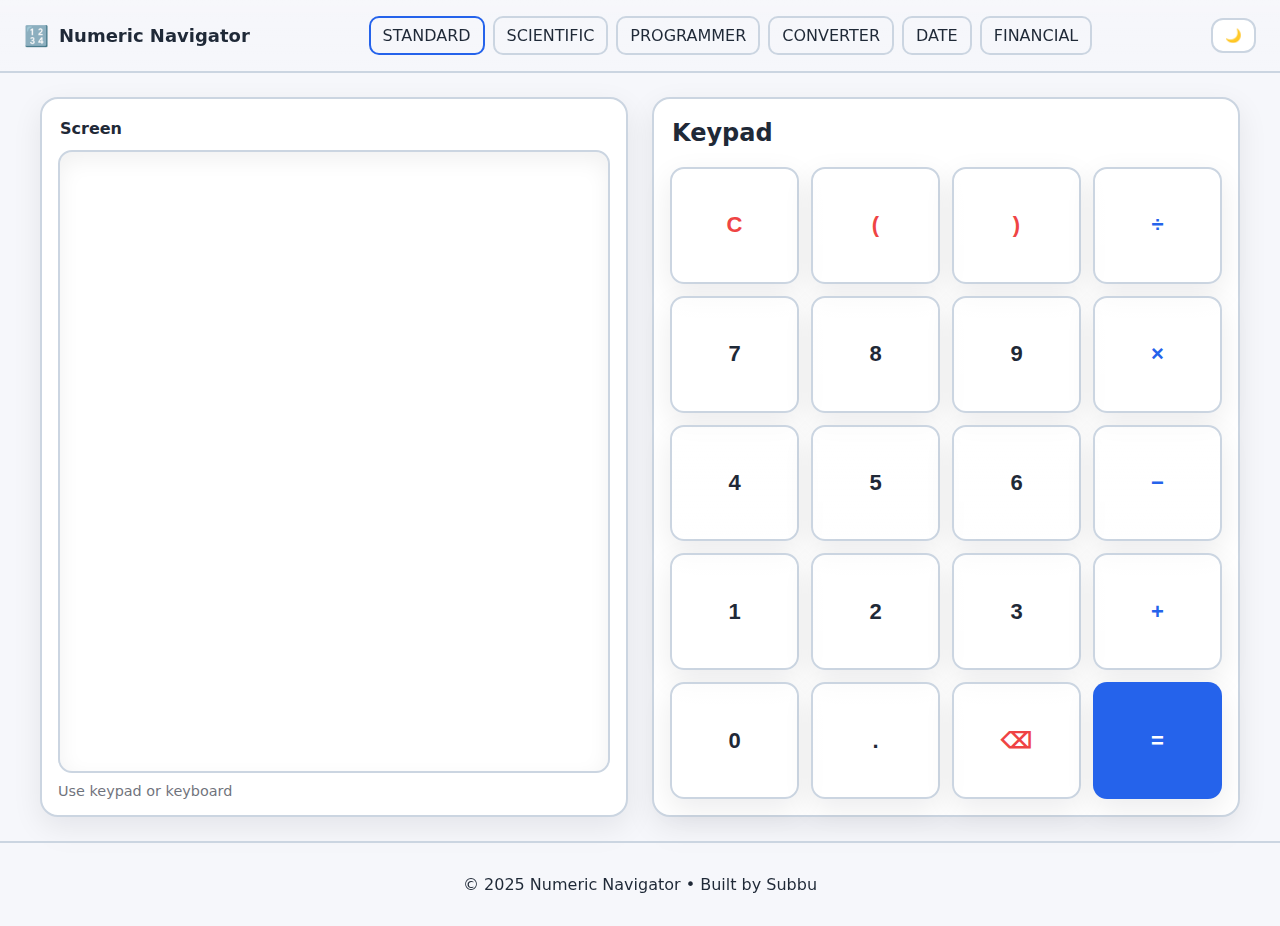
<file: Numeric Navigators/index.html>
<!DOCTYPE html>
<html lang="en">
<head>
  <meta charset="UTF-8" />
  <meta name="viewport" content="width=device-width, initial-scale=1.0"/>
  <title>Numeric Navigator — Standard Calculator</title>
  <link rel="stylesheet" href="css\styles.css"/>
</head>
<body>
  <header class="site-header">
    <div class="brand">
      <span class="logo">🔢</span>
      <span class="title">Numeric Navigator</span>
    </div>
    <nav class="site-nav">
      <a class="nav-link active" href="./index.html">STANDARD</a>
      <a class="nav-link" href="./scientific.html">SCIENTIFIC</a>
      <a class="nav-link " href="./programmer.html">PROGRAMMER</a>
      <a class="nav-link " href="converter.html">CONVERTER</a>
      <a class="nav-link  " href="date.html" >DATE</a>
          <a class="nav-link   " href="finance.html" >FINANCIAL</a>

    </nav>
    <button id="theme-toggle" class="theme-toggle" aria-label="Toggle theme" title="Toggle theme">🌙</button>
  </header>

  <main class="app">
    <section class="calc-shell">
      <!-- Screen -->
      <aside class="panel screen-panel">
        <label for="display" class="panel-title">Screen</label>
        <input id="display" class="display" type="text" readonly />
        <div class="screen-hint">Use keypad or keyboard</div>
      </aside>

      <!-- Keypad -->
      <section class="panel keypad-panel">
        <h2 class="panel-title">Keypad</h2>
        <div class="keypad-grid">
          <button class="btn btn-sec" data-value="C">C</button>
          <button class="btn btn-sec" data-value="(">(</button>
          <button class="btn btn-sec" data-value=")">)</button>
          <button class="btn btn-op" data-value="/">÷</button>

          <button class="btn" data-value="7">7</button>
          <button class="btn" data-value="8">8</button>
          <button class="btn" data-value="9">9</button>
          <button class="btn btn-op" data-value="*">×</button>

          <button class="btn" data-value="4">4</button>
          <button class="btn" data-value="5">5</button>
          <button class="btn" data-value="6">6</button>
          <button class="btn btn-op" data-value="-">−</button>

          <button class="btn" data-value="1">1</button>
          <button class="btn" data-value="2">2</button>
          <button class="btn" data-value="3">3</button>
          <button class="btn btn-op" data-value="+">+</button>

          <button class="btn" data-value="0">0</button>
          <button class="btn" data-value=".">.</button>
          <button class="btn btn-sec" data-value="back">⌫</button>
          <button class="btn btn-eq" data-value="=">=</button>
        </div>
      </section>
    </section>
  </main>

  <footer class="site-footer">
    <p>© 2025 Numeric Navigator • Built by Subbu</p>
  </footer>

  <script src="js\theme.js"></script>
  <script src="js\standard.js"></script>
</body>
</html>
</file>
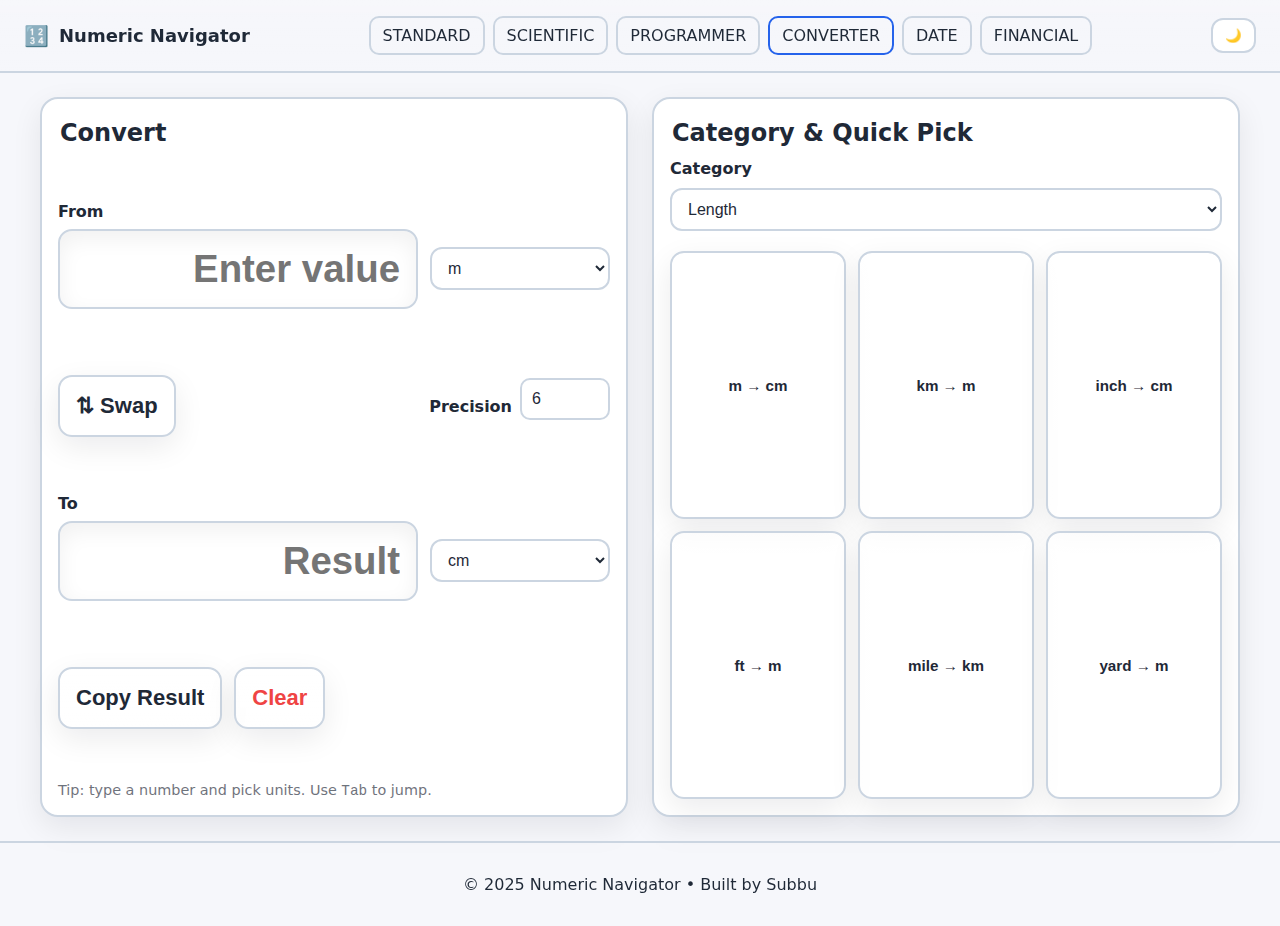
<file: Numeric Navigators/converter.html>
<!DOCTYPE html>
<html lang="en">
<head>
  <meta charset="UTF-8"/>
  <meta name="viewport" content="width=device-width, initial-scale=1.0"/>
  <title>Numeric Navigator — Unit Converter</title>
  <link rel="stylesheet" href="css\styles.css"/>
</head>
<body>
  <header class="site-header">
    <div class="brand">
      <span class="logo">🔢</span>
      <span class="title">Numeric Navigator</span>
    </div>
    <nav class="site-nav">
          <a class="nav-link " href="./index.html">STANDARD</a>
    <a class="nav-link" href="./scientific.html">SCIENTIFIC</a>
    <a class="nav-link " href="./programmer.html">PROGRAMMER</a>
    <a class="nav-link active" href="converter.html">CONVERTER</a>
    <a class="nav-link  " href="date.html" >DATE</a>
    <a class="nav-link   " href="finance.html" >FINANCIAL</a>

    </nav>
    <button id="theme-toggle" class="theme-toggle" aria-label="Toggle theme" title="Toggle theme">🌙</button>
  </header>

  <main class="app">
    <section class="calc-shell">
      <!-- Left: Converter IO -->
      <aside class="panel screen-panel">
        <h2 class="panel-title">Convert</h2>

        <div class="conv-row">
          <label class="conv-label" for="from-value">From</label>
          <div class="conv-inline">
            <input id="from-value" class="display input-like" type="text" placeholder="Enter value"/>
            <select id="from-unit" class="select-like"></select>
          </div>
        </div>

        <div class="conv-swap">
          <button id="swap" class="btn">⇅ Swap</button>
          <div class="conv-meta">
            <label for="precision">Precision</label>
            <input id="precision" type="number" min="0" max="12" value="6" class="select-like" style="width:90px"/>
          </div>
        </div>

        <div class="conv-row">
          <label class="conv-label" for="to-value">To</label>
          <div class="conv-inline">
            <input id="to-value" class="display input-like" type="text" readonly placeholder="Result"/>
            <select id="to-unit" class="select-like"></select>
          </div>
        </div>

        <div class="conv-actions">
          <button id="copy-result" class="btn">Copy Result</button>
          <button id="clear-input" class="btn btn-sec">Clear</button>
        </div>

        <div id="conv-hint" class="screen-hint">Tip: type a number and pick units. Use <kbd>Tab</kbd> to jump.</div>
      </aside>

      <!-- Right: Categories & Quick Units -->
      <section class="panel keypad-panel">
        <h2 class="panel-title">Category & Quick Pick</h2>

        <div class="conv-controls">
          <label for="category">Category</label>
          <select id="category" class="select-like">
            <option value="length">Length</option>
            <option value="weight">Weight</option>
            <option value="temperature">Temperature</option>
            <option value="speed">Speed</option>
            <option value="area">Area</option>
            <option value="volume">Volume</option>
            <option value="time">Time</option>
            <option value="energy">Energy</option>
            <option value="digital">Digital Storage</option>

          </select>
        </div>

        <div id="quick-grid" class="keypad-grid" style="grid-template-columns: repeat(3, 1fr);">
          <!-- Populated dynamically with common unit pairs per category -->
        </div>
      </section>
    </section>
  </main>

  <footer class="site-footer">
    <p>© 2025 Numeric Navigator • Built by Subbu</p>
  </footer>

  <script src="js\theme.js"></script>
  <script src="js\converter.js"></script>
</body>
</html>
</file>
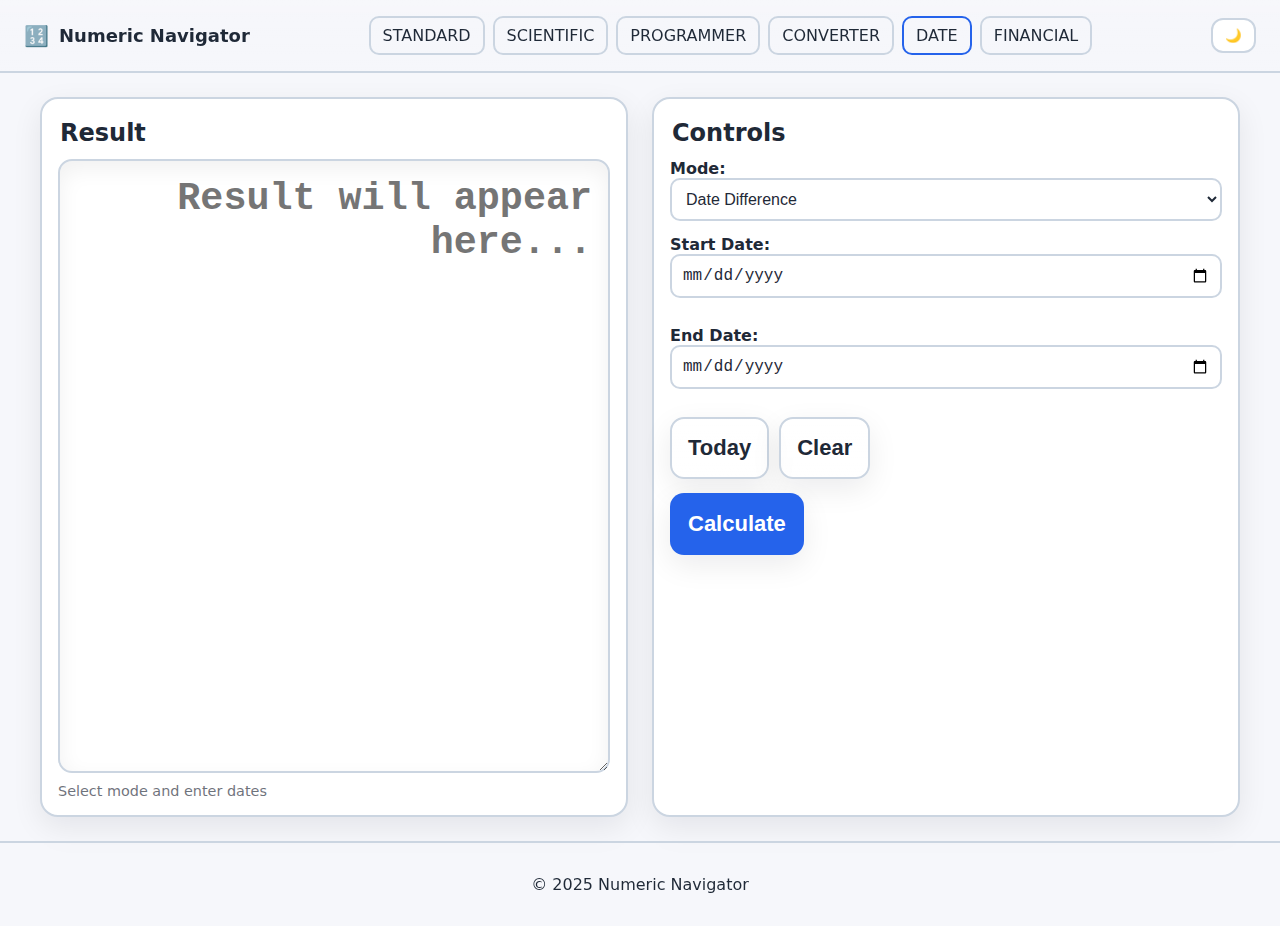
<file: Numeric Navigators/date.html>
<!DOCTYPE html>
<html lang="en">
<head>
<meta charset="UTF-8">
<meta name="viewport" content="width=device-width, initial-scale=1.0">
<title>Date Calculator - Numeric Navigator</title>
<link rel="stylesheet" href="css\styles.css">
</head>
<body>
<header class="site-header">
  <div class="brand">
      <span class="logo">🔢</span>
      <span class="title">Numeric Navigator</span>
    </div>
  <nav class="site-nav">
    <a class="nav-link " href="./index.html">STANDARD</a>
    <a class="nav-link" href="./scientific.html">SCIENTIFIC</a>
    <a class="nav-link " href="./programmer.html">PROGRAMMER</a>
    <a class="nav-link " href="converter.html">CONVERTER</a>
    <a class="nav-link active  " href="date.html" >DATE</a>
        <a class="nav-link   " href="finance.html" >FINANCIAL</a>

  </nav>
  <button class="theme-toggle" id="theme-toggle">🌙</button>
</header>

<main class="app">
  <div class="calc-shell">
    <!-- Left: Display -->
    <div class="panel screen-panel">
      <h2 class="panel-title">Result</h2>
      <textarea id="date-result" class="display" readonly placeholder="Result will appear here..."></textarea>
      <div class="screen-hint">Select mode and enter dates</div>
    </div>

    <!-- Right: Controls -->
    <div class="panel keypad-panel">
      <h2 class="panel-title">Controls</h2>

      <label for="mode">Mode:</label>
      <select id="mode" class="mode-select">
        <option value="diff">Date Difference</option>
        <option value="add">Add Days</option>
        <option value="sub">Subtract Days</option>
      </select>

      <div id="date-inputs">
        <div class="input-group" id="group-start">
          <label for="start-date">Start Date:</label>
          <input type="date" id="start-date">
        </div>
        <div class="input-group" id="group-end">
          <label for="end-date">End Date:</label>
          <input type="date" id="end-date">
        </div>
        <div class="input-group hidden" id="group-days">
          <label for="days">Days:</label>
          <input type="number" id="days" placeholder="Enter number of days">
        </div>
      </div>

      <div class="btn-row">
        <button class="btn" id="btn-today">Today</button>
        <button class="btn" id="btn-clear">Clear</button>
      </div>

      <div class="btn-row">
        <button class="btn btn-eq" id="btn-calc">Calculate</button>
      </div>
    </div>
  </div>
</main>

<footer class="site-footer">
  <p>© 2025 Numeric Navigator</p>
</footer>

<script src="js\date-time.js"></script>
<script src="js\theme.js"></script>
</body>
</html>
</file>
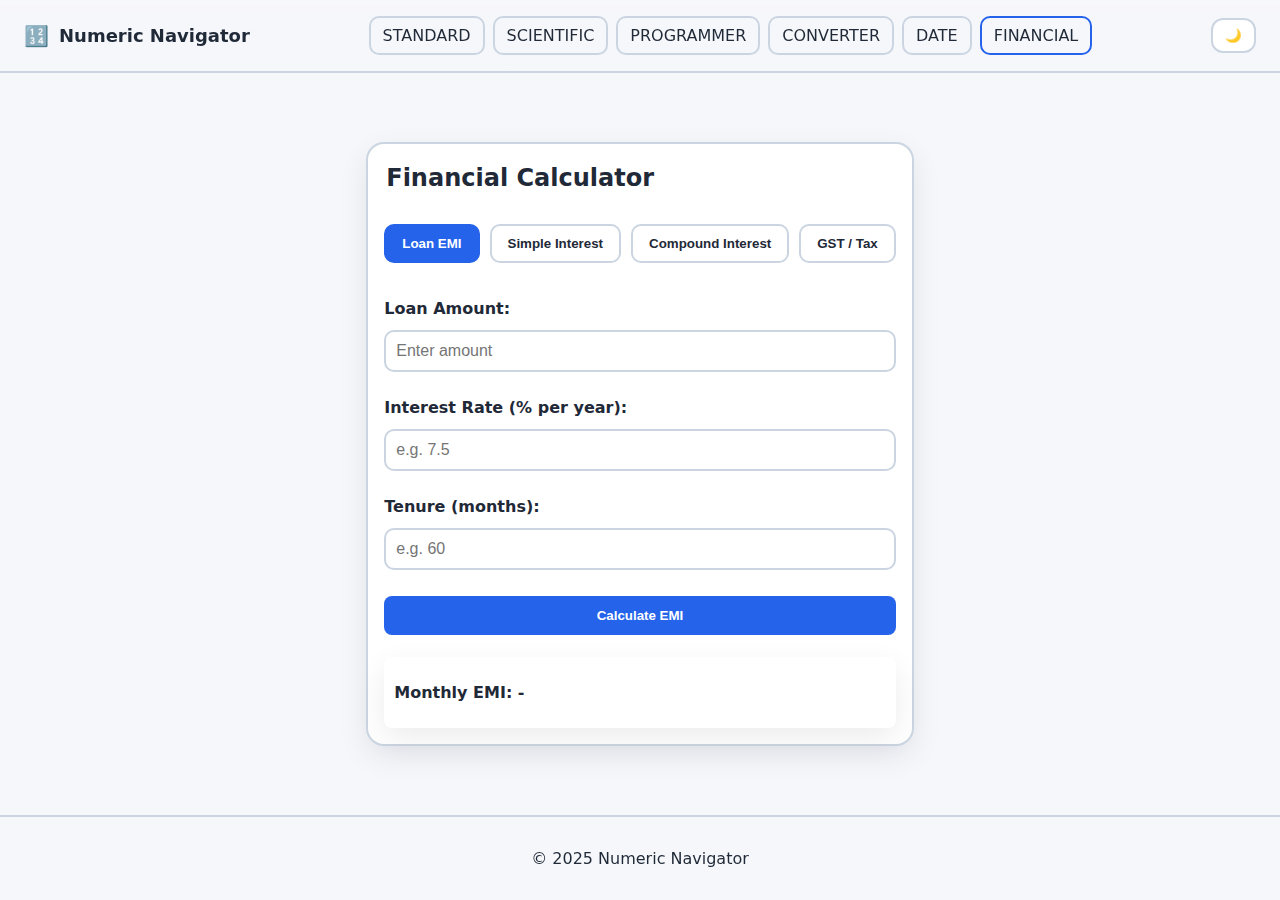
<file: Numeric Navigators/finance.html>
<!DOCTYPE html>
<html lang="en">
<head>
<meta charset="UTF-8">
<meta name="viewport" content="width=device-width, initial-scale=1.0">
<title>Date Calculator - Numeric Navigator</title>
<link rel="stylesheet" href="css\styles.css">
</head>
<body>
<header class="site-header">
  <div class="brand">
      <span class="logo">🔢</span>
      <span class="title">Numeric Navigator</span>
    </div>
  <nav class="site-nav">
    <a class="nav-link " href="./index.html">STANDARD</a>
    <a class="nav-link" href="./scientific.html">SCIENTIFIC</a>
    <a class="nav-link " href="./programmer.html">PROGRAMMER</a>
    <a class="nav-link " href="converter.html">CONVERTER</a>
    <a class="nav-link   " href="date.html" >DATE</a>
    <a class="nav-link active  " href="finance.html" >FINANCIAL</a>
  </nav>
  <button class="theme-toggle" id="theme-toggle">🌙</button>
</header>

<main class="app">
    <section class="panel finance-panel">
  <h2 class="panel-title">Financial Calculator</h2>

  <div class="tab-nav">
    <button class="tab-btn active" data-tab="emi">Loan EMI</button>
    <button class="tab-btn" data-tab="si">Simple Interest</button>
    <button class="tab-btn" data-tab="ci">Compound Interest</button>
    <button class="tab-btn" data-tab="gst">GST / Tax</button>
  </div>

  <div class="tab-content">
    <!-- EMI Calculator -->
    <div class="tab-pane active" id="emi">
      <label>Loan Amount:</label>
      <input type="number" id="emi-amount" placeholder="Enter amount">
      <label>Interest Rate (% per year):</label>
      <input type="number" id="emi-rate" placeholder="e.g. 7.5">
      <label>Tenure (months):</label>
      <input type="number" id="emi-months" placeholder="e.g. 60">
      <button class="btn-calc" onclick="calculateEMI()">Calculate EMI</button>
      <div class="result-box">
        <p>Monthly EMI: <span id="emi-result">-</span></p>
      </div>
    </div>

    <!-- Simple Interest -->
    <div class="tab-pane" id="si">
      <label>Principal:</label>
      <input type="number" id="si-principal" placeholder="Enter amount">
      <label>Rate (% per year):</label>
      <input type="number" id="si-rate">
      <label>Time (years):</label>
      <input type="number" id="si-time">
      <button class="btn-calc" onclick="calculateSI()">Calculate SI</button>
      <div class="result-box">
        <p>Simple Interest: <span id="si-result">-</span></p>
      </div>
    </div>

    <!-- Compound Interest -->
    <div class="tab-pane" id="ci">
      <label>Principal:</label>
      <input type="number" id="ci-principal">
      <label>Rate (% per year):</label>
      <input type="number" id="ci-rate">
      <label>Time (years):</label>
      <input type="number" id="ci-time">
      <label>Compounded:</label>
      <select id="ci-frequency">
        <option value="1">Annually</option>
        <option value="4">Quarterly</option>
        <option value="12">Monthly</option>
      </select>
      <button class="btn-calc" onclick="calculateCI()">Calculate CI</button>
      <div class="result-box">
        <p>Compound Interest: <span id="ci-result">-</span></p>
      </div>
    </div>

    <!-- GST / Tax -->
    <div class="tab-pane" id="gst">
      <label>Amount:</label>
      <input type="number" id="gst-amount">
      <label>GST Rate (%):</label>
      <input type="number" id="gst-rate">
      <button class="btn-calc" onclick="calculateGST()">Calculate GST</button>
      <div class="result-box">
        <p>GST Amount: <span id="gst-result">-</span></p>
        <p>Total with GST: <span id="gst-total">-</span></p>
      </div>
    </div>
  </div>
</section>
</main>




<footer class="site-footer">
  <p>© 2025 Numeric Navigator</p>
</footer>

<script src="js\financial.js"></script>
<script src="js\theme.js"></script>
</body>
</html>
</file>
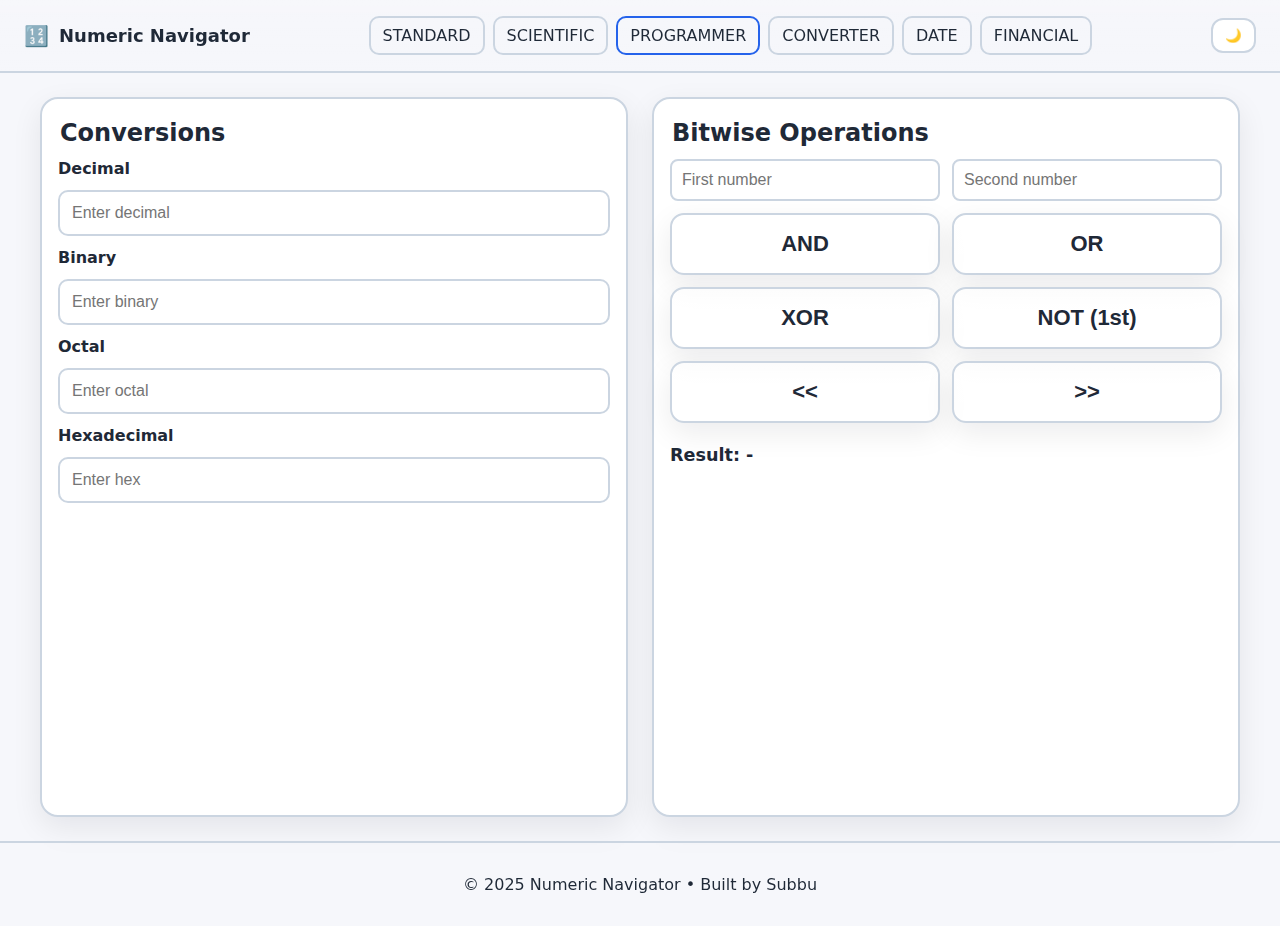
<file: Numeric Navigators/programmer.html>
<!DOCTYPE html>
<html lang="en">
<head>
  <meta charset="UTF-8" />
  <meta name="viewport" content="width=device-width, initial-scale=1.0"/>
  <title>Numeric Navigator — Programmer Mode</title>
  <link rel="stylesheet" href="css\styles.css"/>
</head>
<body>
  <header class="site-header">
    <div class="brand">
      <span class="logo">🔢</span>
      <span class="title">Numeric Navigator</span>
    </div>
    <nav class="site-nav">
      <a class="nav-link" href="./index.html">STANDARD</a>
      <a class="nav-link" href="./scientific.html">SCIENTIFIC</a>
      <a class="nav-link active" href="./programmer.html">PROGRAMMER</a>
      <a class="nav-link " href="converter.html">CONVERTER</a>
          <a class="nav-link  " href="date.html" >DATE</a>
              <a class="nav-link   " href="finance.html" >FINANCIAL</a>



    </nav>
    <button id="theme-toggle" class="theme-toggle" aria-label="Toggle theme" title="Toggle theme">🌙</button>
  </header>

  <main class="app">
    <section class="calc-shell">
      <!-- Left Panel: Conversion Fields -->
      <aside class="panel">
        <h2 class="panel-title">Conversions</h2>
        <div class="conversion-fields">
          <label>Decimal</label>
          <input id="dec" type="text" placeholder="Enter decimal" />

          <label>Binary</label>
          <input id="bin" type="text" placeholder="Enter binary" />

          <label>Octal</label>
          <input id="oct" type="text" placeholder="Enter octal" />

          <label>Hexadecimal</label>
          <input id="hex" type="text" placeholder="Enter hex" />
        </div>
      </aside>

      <!-- Right Panel: Bitwise Operations -->
      <section class="panel">
        <h2 class="panel-title">Bitwise Operations</h2>
        <div class="bitwise-grid">
          <input id="bit-input1" type="text" placeholder="First number" />
          <input id="bit-input2" type="text" placeholder="Second number" />

          <button class="btn" data-op="AND">AND</button>
          <button class="btn" data-op="OR">OR</button>
          <button class="btn" data-op="XOR">XOR</button>
          <button class="btn" data-op="NOT">NOT (1st)</button>
          <button class="btn" data-op="LSHIFT"><<</button>
          <button class="btn" data-op="RSHIFT">>></button>
        </div>
        <div class="bitwise-result">
          <strong>Result:</strong> <span id="bit-result">-</span>
        </div>
      </section>
    </section>
  </main>

  <footer class="site-footer">
    <p>© 2025 Numeric Navigator • Built by Subbu</p>
  </footer>

  <script src="js\theme.js"></script>
  <script src="js\programmer.js"></script>
</body>
</html>
</file>
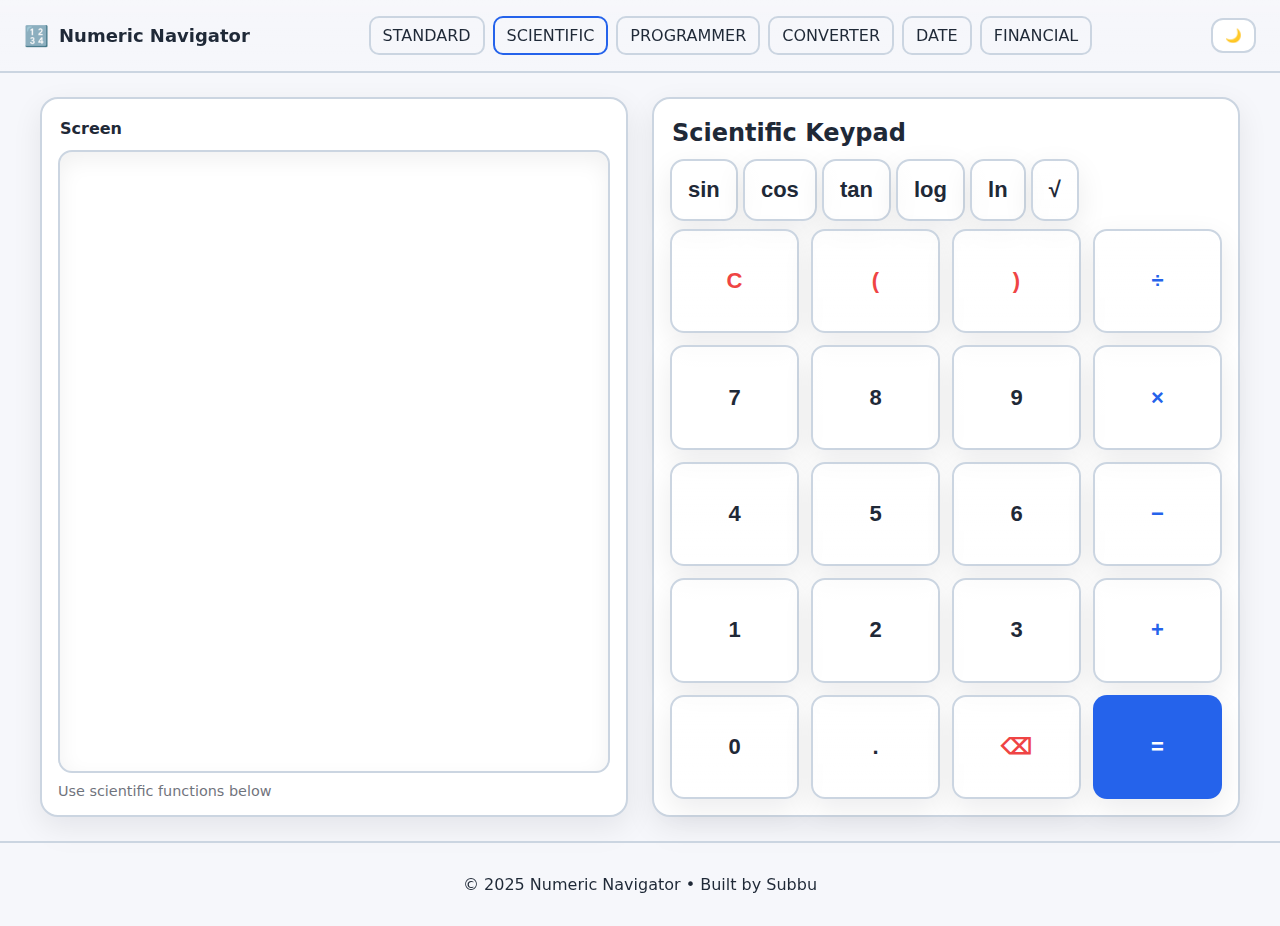
<file: Numeric Navigators/scientific.html>
<!DOCTYPE html>
<html lang="en">
<head>
  <meta charset="UTF-8" />
  <meta name="viewport" content="width=device-width, initial-scale=1.0"/>
  <title>Numeric Navigator — Scientific Calculator</title>
  <link rel="stylesheet" href="css\styles.css"/>
</head>
<body>
  <header class="site-header">
    <div class="brand">
      <span class="logo">🔢</span>
      <span class="title">Numeric Navigator</span>
    </div>
    <nav class="site-nav">
      <a class="nav-link" href="./index.html">STANDARD</a>
      <a class="nav-link active" href="./scientific.html">SCIENTIFIC</a>
      <a class="nav-link" href="./programmer.html">PROGRAMMER</a>
      <a class="nav-link " href="converter.html">CONVERTER</a>
          <a class="nav-link  " href="date.html" >DATE</a>
              <a class="nav-link   " href="finance.html" >FINANCIAL</a>



    </nav>
    <button id="theme-toggle" class="theme-toggle" aria-label="Toggle theme" title="Toggle theme">🌙</button>
  </header>

  <main class="app">
    <section class="calc-shell">
      <!-- Screen -->
      <aside class="panel screen-panel">
        <label for="sci-display" class="panel-title">Screen</label>
        <input id="sci-display" class="display" type="text" readonly />
        <div class="screen-hint">Use scientific functions below</div>
      </aside>

      <!-- Scientific Keypad -->
      <section class="panel keypad-panel">
        <h2 class="panel-title">Scientific Keypad</h2>

        <!-- Function buttons -->
        <div class="func-grid">
          <button class="btn btn-func" data-func="sin">sin</button>
          <button class="btn btn-func" data-func="cos">cos</button>
          <button class="btn btn-func" data-func="tan">tan</button>
          <button class="btn btn-func" data-func="log">log</button>
          <button class="btn btn-func" data-func="ln">ln</button>
          <button class="btn btn-func" data-func="sqrt">√</button>
        </div>

        <!-- Numeric keypad -->
        <div class="keypad-grid">
          <button class="btn btn-sec" data-value="C">C</button>
          <button class="btn btn-sec" data-value="(">(</button>
          <button class="btn btn-sec" data-value=")">)</button>
          <button class="btn btn-op" data-value="/">÷</button>

          <button class="btn" data-value="7">7</button>
          <button class="btn" data-value="8">8</button>
          <button class="btn" data-value="9">9</button>
          <button class="btn btn-op" data-value="*">×</button>

          <button class="btn" data-value="4">4</button>
          <button class="btn" data-value="5">5</button>
          <button class="btn" data-value="6">6</button>
          <button class="btn btn-op" data-value="-">−</button>

          <button class="btn" data-value="1">1</button>
          <button class="btn" data-value="2">2</button>
          <button class="btn" data-value="3">3</button>
          <button class="btn btn-op" data-value="+">+</button>

          <button class="btn" data-value="0">0</button>
          <button class="btn" data-value=".">.</button>
          <button class="btn btn-sec" data-value="back">⌫</button>
          <button class="btn btn-eq" data-value="=">=</button>
        </div>
      </section>
    </section>
  </main>

  <footer class="site-footer">
    <p>© 2025 Numeric Navigator • Built by Subbu</p>
  </footer>

  <script src="js\theme.js"></script>
  <script src="js\scientific.js"></script>
</body>
</html>
</file>
